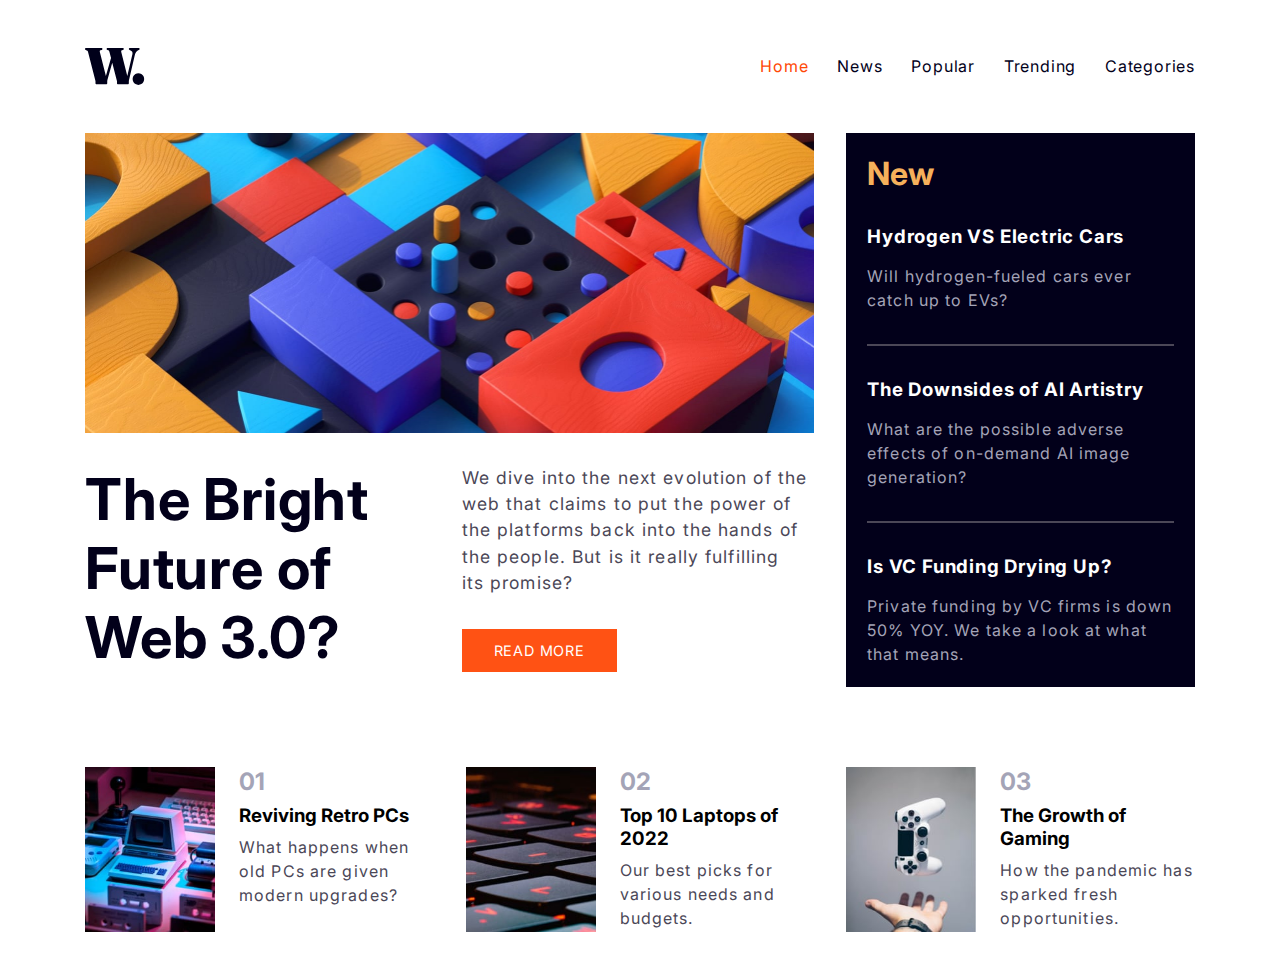
<file: index.html>
<!DOCTYPE html>
<html lang="en">
<head>
  <meta charset="UTF-8">
  <meta name="viewport" content="width=device-width, initial-scale=1.0, minimum-scale=1"> 
  <link rel="icon" type="image/png" sizes="32x32" href="./assets/images/favicon-32x32.png">
  <link rel="preconnect" href="https://fonts.googleapis.com">
  <link rel="preconnect" href="https://fonts.gstatic.com" crossorigin>
  <link href="https://fonts.googleapis.com/css2?family=Inter:wght@500;700;800&display=swap" rel="stylesheet">
  <link rel="stylesheet" type="text/css" href="./style.css">
  <title>Frontend Mentor | News homepage</title>
</head>
<body>
  <header>
    <div class="navbar-container">
      <nav class="navbar-container__navbar-links">
        <div class="navbar-container__brand-name">
          <img src="./assets/images/logo.svg" alt="">
        </div>
        <div class="navbar-container__open-links-btn">
          <img src="./assets/images/icon-menu.svg" alt="">
        </div>
        <ul class="navbar-container__links">
          <li class="navbar-container__close-links-btn">
            <img class="navbar-container__close-links-btn-image" src="./assets/images/icon-menu-close.svg" alt="">
          </li>
          <li class="navbar-container__link">
            <a id="index" class="navbar-container__anchor-tag" href="./index.html">Home</a>
          </li>
          <li class="navbar-container__link">
            <a id="news" class="navbar-container__anchor-tag" href="./pages/news.html">News</a>
          </li>
          <li class="navbar-container__link">
            <a id="popular" class="navbar-container__anchor-tag" href="./pages/popular.html">Popular</a>
          </li>
          <li class="navbar-container__link">
            <a id="trending" class="navbar-container__anchor-tag" href="./pages/trending.html">Trending</a>
          </li>
          <li class="navbar-container__link">
            <a id="categories" class="navbar-container__anchor-tag" href="./pages/categories.html">Categories</a>
          </li>
        </ul>
      </nav>
    </div>
  </header>
  <main>
    <!-- Hero -->
    <div class="hero-main-container">
      <div class="hero-container">
        <div class="hero-image-container">
          <img class="hero-mobile-image" src="./assets/images/image-web-3-mobile.jpg" alt="">
          <img class="hero-desktop-image" src="./assets/images/image-web-3-desktop.jpg" alt="">
        </div>
        <div class="hero-text-container">
          <h1 class="hero-header">The Bright Future of Web 3.0?</h1>
          <div class="hero-paragraph-and-button">
            <p class="hero-paragraph">
              We dive into the next evolution of the web that claims to put the power of the platforms back into the hands of the people. 
              But is it really fulfilling its promise?
            </p>
            <a class="hero-read-more-button"href="">
              <span>Read more</span>
            </a>
          </div>
        </div>
      </div>

      <div class="hero-content-container">
        <h1 class="hero-content-header">New</h1>
        <div class="hero-contents">
          <div class="hero-content">
            <h3 class="hero-content-title">Hydrogen VS Electric Cars</h3>
            <p class="hero-content-paragraph">Will hydrogen-fueled cars ever catch up to EVs?</p>
          </div>
          <div class="hero-content">
            <h3 class="hero-content-title">The Downsides of AI Artistry</h3>
            <p class="hero-content-paragraph">What are the possible adverse effects of on-demand AI image generation?</p>
          </div>
          <div class="hero-content">
            <h3 class="hero-content-title">Is VC Funding Drying Up?</h3>
            <p class="hero-content-paragraph">Private funding by VC firms is down 50% YOY. We take a look at what that means.</p>
          </div>
        </div>
      </div>
    </div>

    <!-- Content -->
    <div class="content-container">

      <div class="content-container-content">
        <div class="content-container-image-container">
          <img class="content-container-image" src="./assets/images/image-retro-pcs.jpg" alt="">
        </div>
        <div class="content-container-content-text">
          <h2 class="content-container-title">01</h2>
          <h3 class="content-container-sub-title">Reviving Retro PCs</h3>
          <p class="content-container-paragraph">What happens when old PCs are given modern upgrades?</p>
        </div>
      </div>

      <div class="content-container-content">
        <div class="content-container-image-container">
          <img class="content-container-image" src="./assets/images/image-top-laptops.jpg" alt="">
        </div>
        <div class="content-container-content-text">
          <h2 class="content-container-title"> 02</h2>
          <h3 class="content-container-sub-title">Top 10 Laptops of 2022</h3>
          <p class="content-container-paragraph">Our best picks for various needs and budgets.</p>
        </div>
      </div>

      <div class="content-container-content">
        <div class="content-container-image-container">
          <img class="content-container-image" src="./assets/images/image-gaming-growth.jpg" alt="">
        </div>
        <div class="content-container-content-text">
          <h2 class="content-container-title">03</h2>
          <h3 class="content-container-sub-title">The Growth of Gaming</h3>
          <p class="content-container-paragraph">How the pandemic has sparked fresh opportunities.</p>
        </div>
      </div>

    </div>
  </main>
  
  <!-- <div class="attribution">
    Challenge by <a href="https://www.frontendmentor.io?ref=challenge" target="_blank">Frontend Mentor</a>. 
    Coded by <a href="#">Your Name Here</a>.
  </div> -->
  <div class="color-overlay"></div>
  <script stype="text/javascript" src="./main.js"></script>
</body>
</html>
</file>
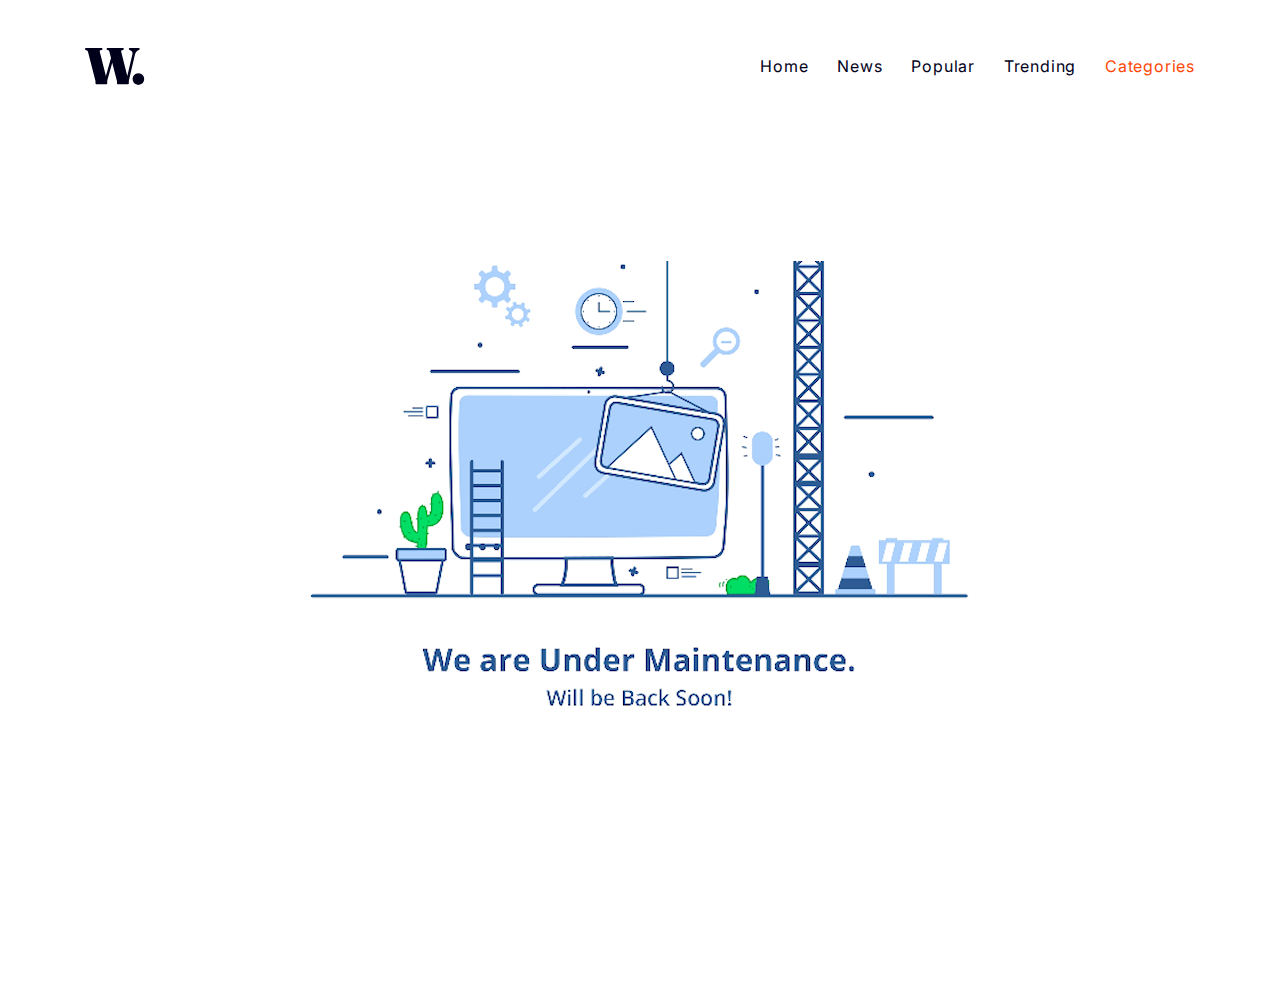
<file: pages/categories.html>
<!DOCTYPE html>
<html lang="en">
<head>
    <meta charset="UTF-8">
    <meta name="viewport" content="width=device-width, initial-scale=1.0, minimum-scale=1"> 
    <link rel="icon" type="image/png" sizes="32x32" href="./assets/images/favicon-32x32.png">
    <link rel="preconnect" href="https://fonts.googleapis.com">
    <link rel="preconnect" href="https://fonts.gstatic.com" crossorigin>
    <link href="https://fonts.googleapis.com/css2?family=Inter:wght@500;700;800&display=swap" rel="stylesheet">
    <link rel="stylesheet" href="../style.css">
    <title>Categories</title>
</head>
<body>
    <header>
        <div class="navbar-container">
          <nav class="navbar-container__navbar-links">
            <div class="navbar-container__brand-name">
              <img src="../assets/images/logo.svg" alt="">
            </div>
            <div class="navbar-container__open-links-btn">
              <img src="../assets/images/icon-menu.svg" alt="">
            </div>
            <ul class="navbar-container__links">
              <li class="navbar-container__close-links-btn">
                <img class="navbar-container__close-links-btn-image" src="../assets/images/icon-menu-close.svg" alt="">
              </li>
              <li class="navbar-container__link">
                <a id="index" class="navbar-container__anchor-tag" href="../index.html">Home</a>
              </li>
              <li class="navbar-container__link">
                <a id="news" class="navbar-container__anchor-tag" href="./news.html">News</a>
              </li>
              <li class="navbar-container__link">
                <a id="popular" class="navbar-container__anchor-tag" href="./popular.html">Popular</a>
              </li>
              <li class="navbar-container__link">
                <a id="trending" class="navbar-container__anchor-tag" href="./trending.html">Trending</a>
              </li>
              <li class="navbar-container__link">
                <a id="categories" class="navbar-container__anchor-tag" href="./categories.html">Categories</a>
              </li>
            </ul>
          </nav>
        </div>
      </header>
    <main>
      <div class="bg-container">
        <img class="main-bg" src="../assets/images/bg_image.png" alt="">
      </div>
    </main>
    



    <script type="text/javascript" src="../main.js"></script>
</body>
</html>
</file>
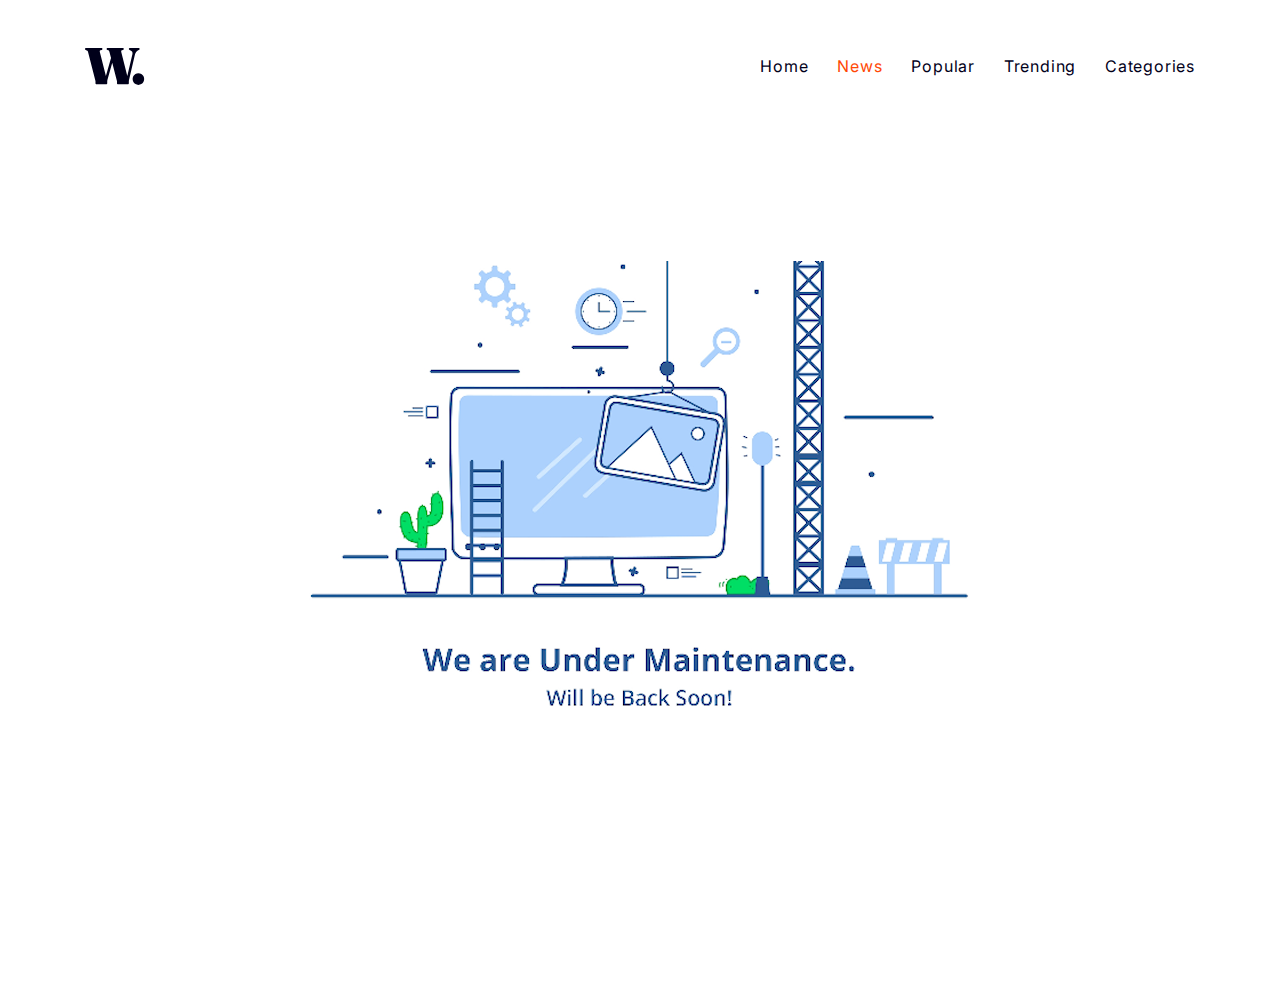
<file: pages/news.html>
<!DOCTYPE html>
<html lang="en">
<head>
    <meta charset="UTF-8">
    <meta name="viewport" content="width=device-width, initial-scale=1.0, minimum-scale=1"> 
    <link rel="icon" type="image/png" sizes="32x32" href="./assets/images/favicon-32x32.png">
    <link rel="preconnect" href="https://fonts.googleapis.com">
    <link rel="preconnect" href="https://fonts.gstatic.com" crossorigin>
    <link href="https://fonts.googleapis.com/css2?family=Inter:wght@500;700;800&display=swap" rel="stylesheet">
    <link rel="stylesheet" href="../style.css">
    <title>News</title>
</head>
<body>
    <header>
        <div class="navbar-container">
          <nav class="navbar-container__navbar-links">
            <div class="navbar-container__brand-name">
              <img src="../assets/images/logo.svg" alt="">
            </div>
            <div class="navbar-container__open-links-btn">
              <img src="../assets/images/icon-menu.svg" alt="">
            </div>
            <ul class="navbar-container__links">
              <li class="navbar-container__close-links-btn">
                <img class="navbar-container__close-links-btn-image" src="../assets/images/icon-menu-close.svg" alt="">
              </li>
              <li class="navbar-container__link">
                <a id="index" class="navbar-container__anchor-tag" href="../index.html">Home</a>
              </li>
              <li class="navbar-container__link">
                <a id="news" class="navbar-container__anchor-tag" href="./news.html">News</a>
              </li>
              <li class="navbar-container__link">
                <a id="popular" class="navbar-container__anchor-tag" href="./popular.html">Popular</a>
              </li>
              <li class="navbar-container__link">
                <a id="trending" class="navbar-container__anchor-tag" href="./trending.html">Trending</a>
              </li>
              <li class="navbar-container__link">
                <a id="categories" class="navbar-container__anchor-tag" href="./categories.html">Categories</a>
              </li>
            </ul>
          </nav>
        </div>
      </header>
    <main>
      <div class="bg-container">
        <img class="main-bg" src="../assets/images/bg_image.png" alt="">
      </div>
    </main>
    



    <script type="text/javascript" src="../main.js"></script>
</body>
</html>
</file>
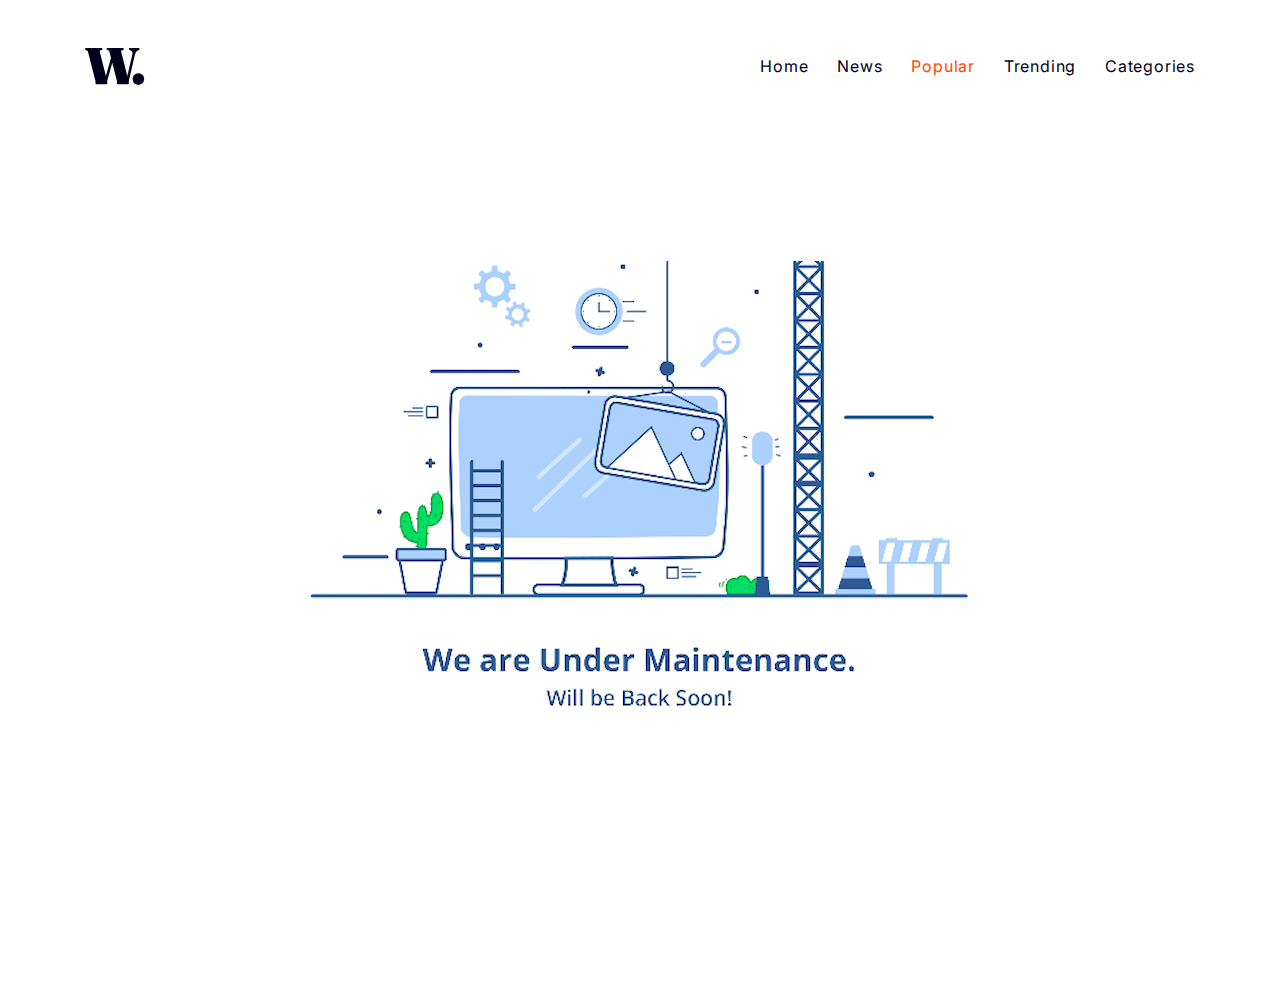
<file: pages/popular.html>
<!DOCTYPE html>
<html lang="en">
<head>
    <meta charset="UTF-8">
    <meta name="viewport" content="width=device-width, initial-scale=1.0, minimum-scale=1"> 
    <link rel="icon" type="image/png" sizes="32x32" href="./assets/images/favicon-32x32.png">
    <link rel="preconnect" href="https://fonts.googleapis.com">
    <link rel="preconnect" href="https://fonts.gstatic.com" crossorigin>
    <link href="https://fonts.googleapis.com/css2?family=Inter:wght@500;700;800&display=swap" rel="stylesheet">
    <link rel="stylesheet" href="../style.css">
    <title>Popular</title>
</head>
<body>
    <header>
        <div class="navbar-container">
          <nav class="navbar-container__navbar-links">
            <div class="navbar-container__brand-name">
              <img src="../assets/images/logo.svg" alt="">
            </div>
            <div class="navbar-container__open-links-btn">
              <img src="../assets/images/icon-menu.svg" alt="">
            </div>
            <ul class="navbar-container__links">
              <li class="navbar-container__close-links-btn">
                <img class="navbar-container__close-links-btn-image" src="../assets/images/icon-menu-close.svg" alt="">
              </li>
              <li class="navbar-container__link">
                <a id="index" class="navbar-container__anchor-tag" href="../index.html">Home</a>
              </li>
              <li class="navbar-container__link">
                <a id="news" class="navbar-container__anchor-tag" href="./news.html">News</a>
              </li>
              <li class="navbar-container__link">
                <a id="popular" class="navbar-container__anchor-tag" href="./popular.html">Popular</a>
              </li>
              <li class="navbar-container__link">
                <a id="trending" class="navbar-container__anchor-tag" href="./trending.html">Trending</a>
              </li>
              <li class="navbar-container__link">
                <a id="categories" class="navbar-container__anchor-tag" href="./categories.html">Categories</a>
              </li>
            </ul>
          </nav>
        </div>
    </header>
    <main>
      <div class="bg-container">
        <img class="main-bg" src="../assets/images/bg_image.png" alt="">
      </div>
    </main>
    <script type="text/javascript" src="../main.js"></script>
</body>
</html>
</file>
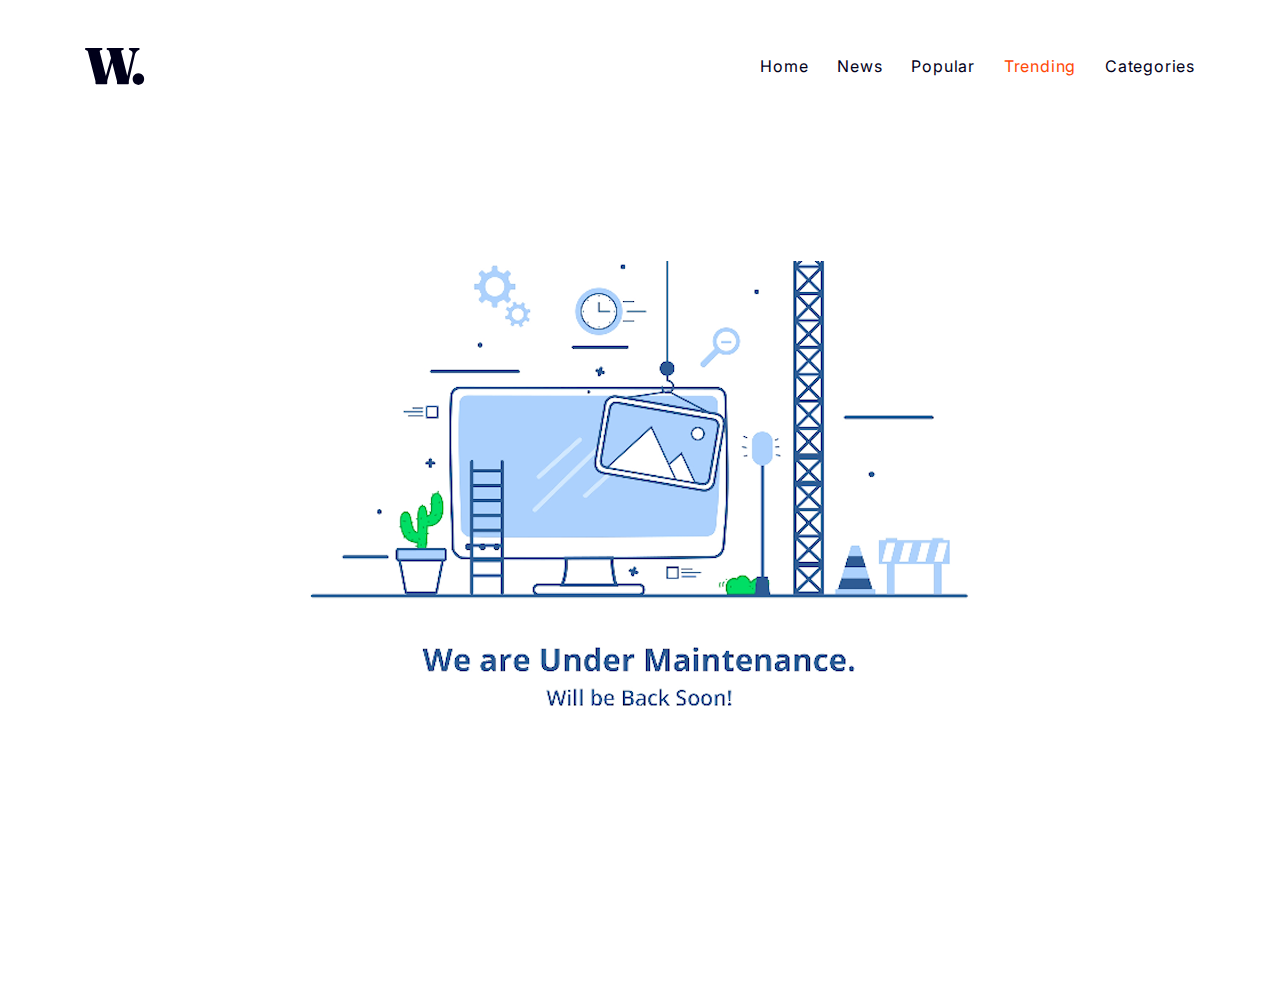
<file: pages/trending.html>
<!DOCTYPE html>
<html lang="en">
<head>
    <meta charset="UTF-8">
    <meta name="viewport" content="width=device-width, initial-scale=1.0, minimum-scale=1"> 
    <link rel="icon" type="image/png" sizes="32x32" href="./assets/images/favicon-32x32.png">
    <link rel="preconnect" href="https://fonts.googleapis.com">
    <link rel="preconnect" href="https://fonts.gstatic.com" crossorigin>
    <link href="https://fonts.googleapis.com/css2?family=Inter:wght@500;700;800&display=swap" rel="stylesheet">
    <link rel="stylesheet" href="../style.css">
    <title>Trending</title>
</head>
<body>
    <header>
        <div class="navbar-container">
          <nav class="navbar-container__navbar-links">
            <div class="navbar-container__brand-name">
              <img src="../assets/images/logo.svg" alt="">
            </div>
            <div class="navbar-container__open-links-btn">
              <img src="../assets/images/icon-menu.svg" alt="">
            </div>
            <ul class="navbar-container__links">
              <li class="navbar-container__close-links-btn">
                <img class="navbar-container__close-links-btn-image" src="../assets/images/icon-menu-close.svg" alt="">
              </li>
              <li class="navbar-container__link">
                <a id="index" class="navbar-container__anchor-tag" href="../index.html">Home</a>
              </li>
              <li class="navbar-container__link">
                <a id="news" class="navbar-container__anchor-tag" href="./news.html">News</a>
              </li>
              <li class="navbar-container__link">
                <a id="popular" class="navbar-container__anchor-tag" href="./popular.html">Popular</a>
              </li>
              <li class="navbar-container__link">
                <a id="trending" class="navbar-container__anchor-tag" href="./trending.html">Trending</a>
              </li>
              <li class="navbar-container__link">
                <a id="categories" class="navbar-container__anchor-tag" href="./categories.html">Categories</a>
              </li>
            </ul>
          </nav>
        </div>
    </header>
    <main>
      <div class="bg-container">
        <img class="main-bg" src="../assets/images/bg_image.png" alt="">
      </div>
    </main>
    



    <script type="text/javascript" src="../main.js"></script>
</body>
</html>
</file>
<file: style.css>
::before,
::after,
* {
    padding: 0;
    margin: 0;
    box-sizing: border-box;
}


:root {
    /* Black */
    --black-15: hsl(0, 0%, 15%);
    --black-20: hsl(0, 0%, 20%);
    --black-30: hsl(0, 0%, 30%);
    --black-40: hsl(0, 0%, 40%);
    --black-50: hsl(0, 0%, 50%);
    --black-60: hsl(0, 0%, 60%);
    --black-70: hsl(0, 0%, 70%);
    --black-80: hsl(0, 0%, 80%);
    --black-90: hsl(0, 0%, 90%);
    --black-95: hsl(0, 0%, 95%);
    --black-100: hsl(0, 100%, 100%);

    /* Blue */
    --blue-5:hsl(244, 100%, 5%);
    --blue-15:hsl(246, 69%, 15%);
    --blue-31:hsl(256, 10%, 31%);
    --blue-42:hsl(240, 12%, 42%);
    --blue-58:hsl(240, 12%, 58%);
    --blue-68:hsl(240, 12%, 68%);
    --blue-78:hsl(237, 20%, 78%);
    --blue-85:hsl(237, 20%, 85%);
    --blue-95:hsl(237, 20%, 95%);
    --blue-100:hsl(300, 100%, 100%);
    

    /* orange */
    --orange-5: rgb(255, 72, 5);
    --orange-20: rgb(255, 82, 20);
    --orange-66:hsl(33, 89%, 66%);

}

body {
    font-family: 'Inter', sans-serif;
    overflow-x: hidden;
}

.color-overlay {
    display: none;
    position: absolute;
    z-index: 10;
    top: 0;
    left: 0;
    width: 100%;
    height: 100vh;
    background: hsla(245, 100%, 5%, 0.70);
}

a {
    display: inline-block;
    text-decoration: none;
}

li {
    list-style-type: none;
}

.bg-container {
    display: flex;
    justify-content: center;
    align-items: start;
    min-height: 100vh;
}

.main-bg {
    margin: 10rem 0;
    width: 100%;
    height: auto;
    display: block;
}

@media screen and (min-width: 800px) {
    .main-bg {
        width: 800px;
    }
}
/* 
======
NAVBAR
====== 
*/
.navbar-container {
    padding: 1rem 0;
}

.navbar-container__navbar-links {
    width: 90%;
    max-width: 1110px;
    margin: 0 auto;
    display: flex;
    align-items: center;
    justify-content: space-between;
}

.navbar-container__brand-name > img {
    width: 60px;
    height: auto;
    display: block;
}

.navbar-container__links {
    position: absolute;
    z-index: 20;
    top: 0;
    right: -100%;
    height: 100%;
    width: 0;
    max-width: 270px;
    overflow: hidden;
    white-space: nowrap;
    
    display: grid;
    align-content: start;
    gap: 1.8rem;
    padding: 2rem 0;
    overflow-y: auto;
    background: hsl(0, 0%, 100%);
    transition: right 300ms linear;
}

.show-navlinks {
    right: 0;
    width: 100%;
}

.navbar-container__close-links-btn {
    margin-bottom: 3rem;
    display: flex;
    align-items: center;
    justify-content: end;
    padding: 0 2rem;
}

.navbar-container__close-links-btn > img {
    width: 30px;
}

.navbar-container__link {
    display: flex;
    padding: 0 2rem
}

.active-navlink {
    color: var(--orange-5) !important
}

.navbar-container__link > a {
    color: var(--blue-5);
    letter-spacing: 0.05rem;
    font-size: 1rem;
}

@media screen and (min-width: 600px) {
    .navbar-container {
        padding-top: 3rem;
    }
}

@media screen and (min-width: 800px) {

    .navbar-container__open-links-btn,
    .navbar-container__close-links-btn{
        display: none;
    }

    .color-overlay {
        display: none;
    }

    .navbar-container__links {
        position: static;
        z-index: initial;
        top: initial;
        right: initial;
        height: initial;
        width: initial;
        max-width: initial;
        overflow: initial;
        white-space: initial;
        
        display: flex;
        align-items: center;
        gap: 1.8rem;
        padding: 0;
        overflow-y: hidden;
        background: transparent;
        transition: none;
    }

    .navbar-container__link {
        padding: 0;
    }
}


/* 
============
HERO SECTION
============ */
.hero-main-container {
    width: 90%;
    max-width: 1110px;
    margin: 0 auto;
    padding: 2rem 0;
    display: grid;
    align-content: start;
    gap: 3rem;
}

.hero-container {
    display: grid;
    align-content: start;
    gap: 2rem;
}

.hero-desktop-image {
    display: none;
}

.hero-mobile-image {
    width: 100%;
    height: auto;
    display: block;
}

.hero-text-container {
    display: grid;
    gap: 1.5rem;
    grid-template-columns: repeat(auto-fit, minmax(250px, 1fr));
}

.hero-header {
    color: var(--blue-5);
    line-height: 1.2;
    letter-spacing: 0.05rem;
    text-wrap: pretty;
    font-size: clamp(1.8rem, 5vw + 1rem, 3rem);
}

.hero-paragraph-and-button {
    display: grid;
    gap: 2rem
}

.hero-paragraph {
    color: var(--blue-31);
    line-height: 1.5;
    letter-spacing: 0.07rem;
    text-wrap: pretty;
    font-size: clamp(1rem, 1vw + 0.5rem, 1.1rem);
}

.hero-read-more-button {
    justify-self: start;
    color: var(--blue-100);
    letter-spacing: 0.05rem;
    background: var(--orange-20);
    padding: 0.8rem 2rem;
    text-transform: uppercase;
    font-size: 0.9rem;

    display: flex;
    align-items: center;
}

.hero-content-container {
    display: grid;
    align-content: start;
    gap: 2rem;
    padding: 2rem;
    background: var(--blue-5)
}

.hero-content-header {
    color: var(--orange-66)
}

.hero-contents {
    display: grid;
    gap: 2rem;
}

.hero-content {
    display: grid;
    gap: 1rem;
    padding-bottom: 2rem;
    border-bottom: 2px solid var(--blue-31);
}

.hero-content:last-child {
    border-bottom: none;
    padding-bottom: 0;
}

.hero-content-title {
    color: var(--blue-100);
    letter-spacing: 0.05rem;
}

.hero-content-paragraph {
    color: var(--blue-68);
    letter-spacing: 0.07rem;
    line-height: 1.5;
    max-width: 400px;
}

@media screen and (min-width: 1270px) {
    .hero-main-container {
        grid-template-columns: repeat(3, 1fr);
        align-items: start;
        gap: 2rem;
    }

    .hero-container {
        grid-column: 1 / span 2;
        width: initial;
        margin: 0;
    }

    .hero-desktop-image {
        display: block;
        height: auto;
        width: 100%;
    }
    
    .hero-mobile-image {
       display: none;
    }

    .hero-content-container {
        width: initial;
        margin: 0;
        display: grid;
    }

    .hero-header {
        font-size: clamp(1.8rem, 5vw + 1rem, 3.6rem);
    }

    .hero-content-container {
        padding: 1.3rem;
    }
}

/* 
=======
CONTENT
======= */
.content-container {
    width: 90%;
    max-width: 1110px;
    margin: 0 auto;
    display: grid;
    gap: 2rem;
    padding: 2rem 0;
    align-items: stretch;
}

.content-container-content {
    display: grid;
    align-content: start;
    gap: 1rem;
}

.content-container-image {
    width: 100%;
    height: 100;
    aspect-ratio: 3/2;
    object-fit: cover;
    display: block;
}

.content-container-content-text {
    display: grid;
    gap: 0.5rem;
}

.content-container-title {
    color: var(--blue-68)
}

.content-container-Sub-title {
    color: var(--blue-5);
    letter-spacing: 0.05rem;
    line-height: 1.3;
}

.content-container-paragraph {
    color: var(--blue-31);
    letter-spacing: 0.07rem;
    line-height: 1.5;
    text-wrap: pretty;
}

@media screen and (min-width: 350px) {

    .content-container {
        display: grid;
        grid-template-columns: repeat(auto-fit, minmax(150px, 1fr));
        align-content: start;
    }
}


@media screen and (min-width: 1110px) {
    .content-container {
        padding: 3rem 0;
    }

    .content-container-content {
        display: grid;
        grid-template-columns: 1fr 1fr;
        align-content: start;
        gap: 1.5rem;
        box-shadow: none;
    }

    .content-container-image {
        width: 100%;
        height: auto;
        aspect-ratio: initial;
        object-fit: contain;
        display: block;
    }

    .content-container-content-text {
        padding: 0rem;
        align-content: start;
    }
}

@media screen and (min-width: 1270px) {
    .content-container-content {
        grid-template-columns: 130px 1fr;
    }
}
</file>
